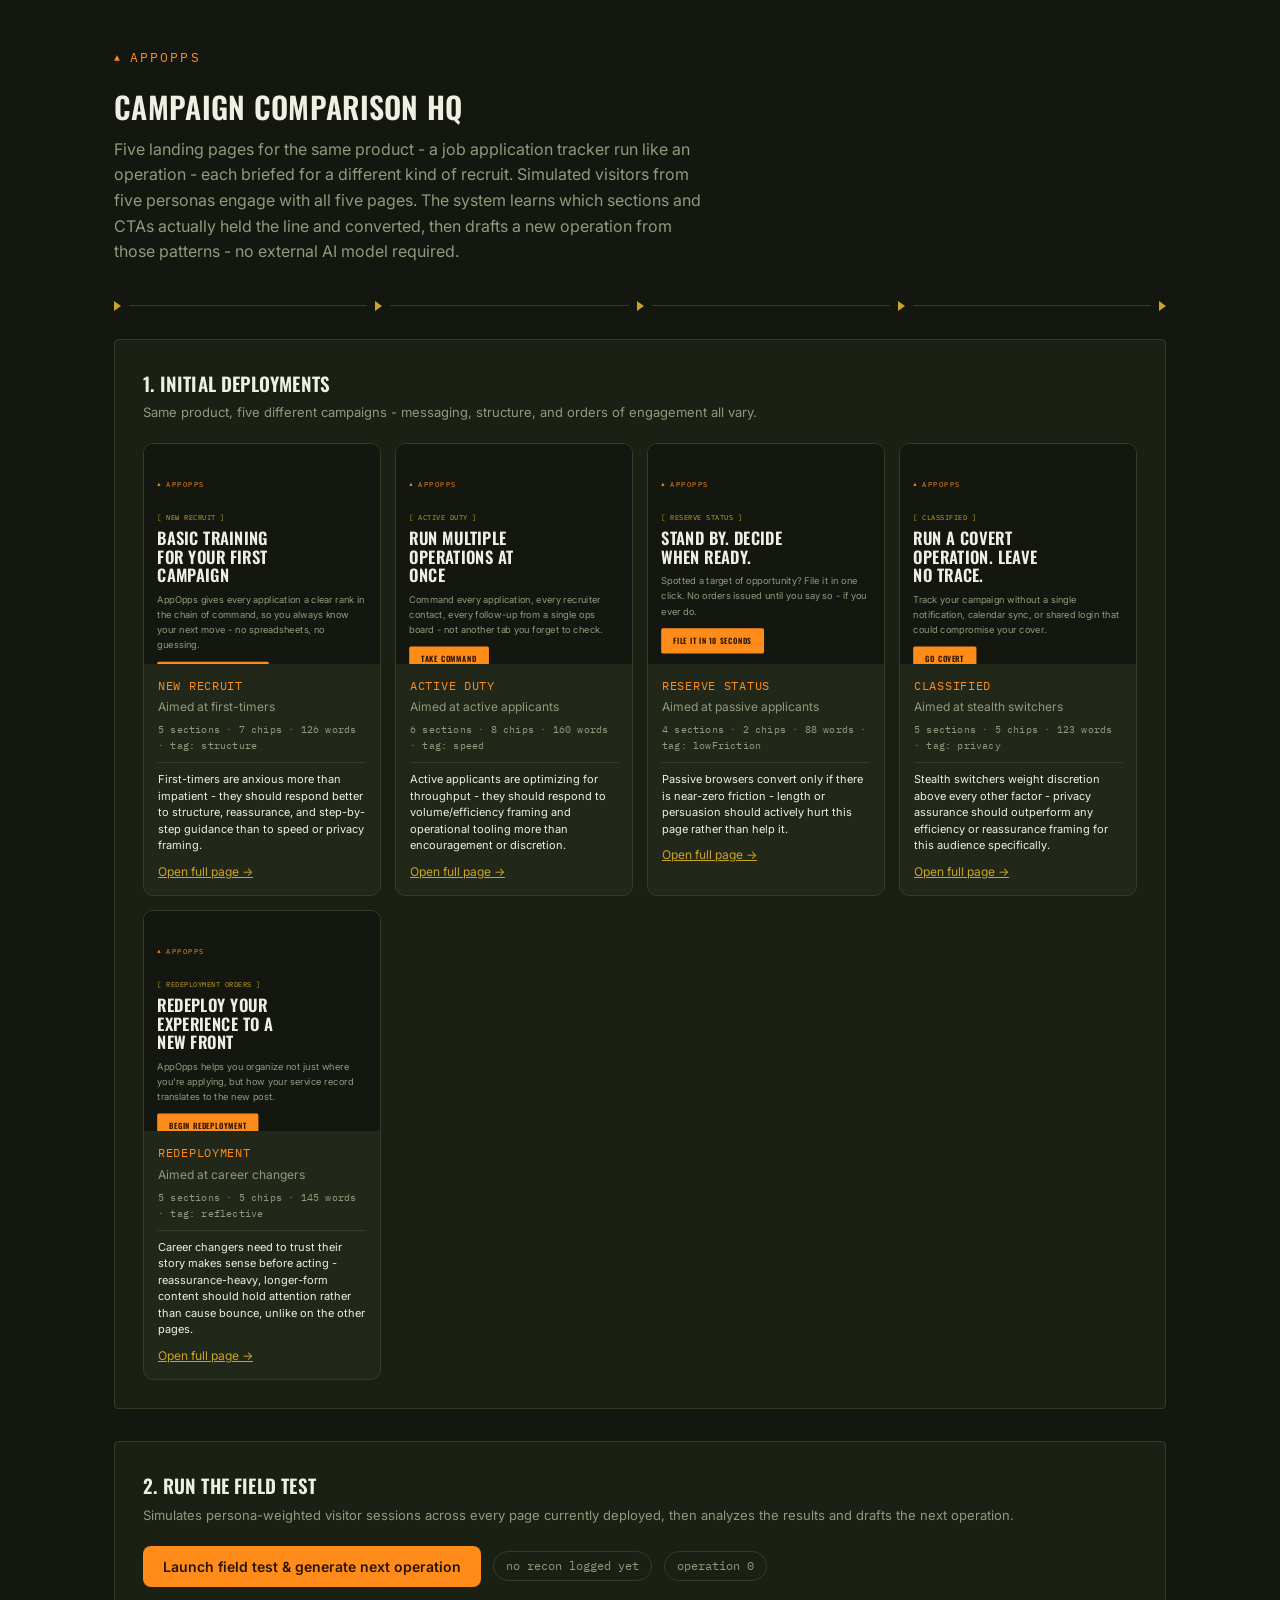
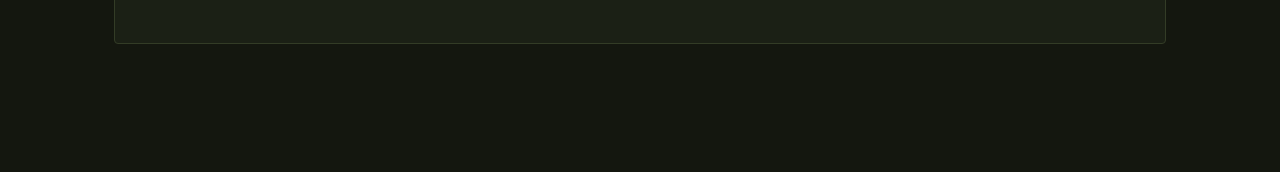
<file: index.html>
<!doctype html>
<html lang="en">
<head>
<meta charset="utf-8">
<meta name="viewport" content="width=device-width, initial-scale=1">
<title>AppOpps - campaign comparison HQ</title>
<link rel="stylesheet" href="css/styles.css">
</head>
<body>
<div class="dash">

  <header class="top">
    <div class="wordmark">AppOpps</div>
    <h1 class="page-title">Campaign comparison HQ</h1>
    <p class="sub">Five landing pages for the same product - a job application tracker run like an operation - each briefed for a different kind of recruit. Simulated visitors from five personas engage with all five pages. The system learns which sections and CTAs actually held the line and converted, then drafts a new operation from those patterns - no external AI model required.</p>
  </header>

  <div class="trail"><div class="pin"></div><div class="seg"></div><div class="pin"></div><div class="seg"></div><div class="pin"></div><div class="seg"></div><div class="pin"></div><div class="seg"></div><div class="pin"></div></div>

  <section class="panel">
    <h2>1. Initial deployments</h2>
    <p class="panel-desc">Same product, five different campaigns - messaging, structure, and orders of engagement all vary.</p>
    <div class="pages-grid" id="pagesGrid"></div>
  </section>

  <section class="panel">
    <h2>2. Run the field test</h2>
    <p class="panel-desc">Simulates persona-weighted visitor sessions across every page currently deployed, then analyzes the results and drafts the next operation.</p>
    <div class="controls">
      <button class="primary" id="runBtn">Launch field test &amp; generate next operation</button>
      <span class="badge" id="sessionBadge">no recon logged yet</span>
      <span class="badge" id="genBadge">operation 0</span>
    </div>
    <div id="historyWrap" style="display:none;">
      <p class="panel-desc" style="margin-bottom:6px;">Conversion rate by operation (top performer deployed at that point)</p>
      <div class="history" id="historyList"></div>
    </div>
  </section>

  <section class="panel" id="behaviorSection" style="display:none;">
    <h2>3. Recon report</h2>
    <p class="panel-desc">Aggregated from every simulated session in this run.</p>
    <div id="behaviorPanel"></div>
  </section>

  <section class="panel" id="rankSection" style="display:none;">
    <h2>4. After-action ranking</h2>
    <p class="panel-desc">Ranked by simulated conversion rate.</p>
    <div id="rankPanel"></div>
  </section>

  <section class="panel" id="genSection" style="display:none;">
    <h2>5. Next operation, generated</h2>
    <p class="panel-desc">Two candidate operations are drafted from what was learned, then each is simulated independently - only the better performer is deployed here.</p>
    <div id="genPanel"></div>
    <div class="controls">
      <button class="secondary" id="acceptBtn">Deploy &amp; run next operation</button>
    </div>
  </section>

  <section class="panel" id="explainSection" style="display:none;">
    <h2>6. Debrief - what changed and why</h2>
    <div id="explainPanel"></div>
  </section>

</div>

<script src="js/personas.js"></script>
<script src="js/pages-config.js"></script>
<script src="js/simulator.js"></script>
<script src="js/analysis.js"></script>
<script src="js/generator.js"></script>
<script src="js/app.js"></script>
</body>
</html>
</file>
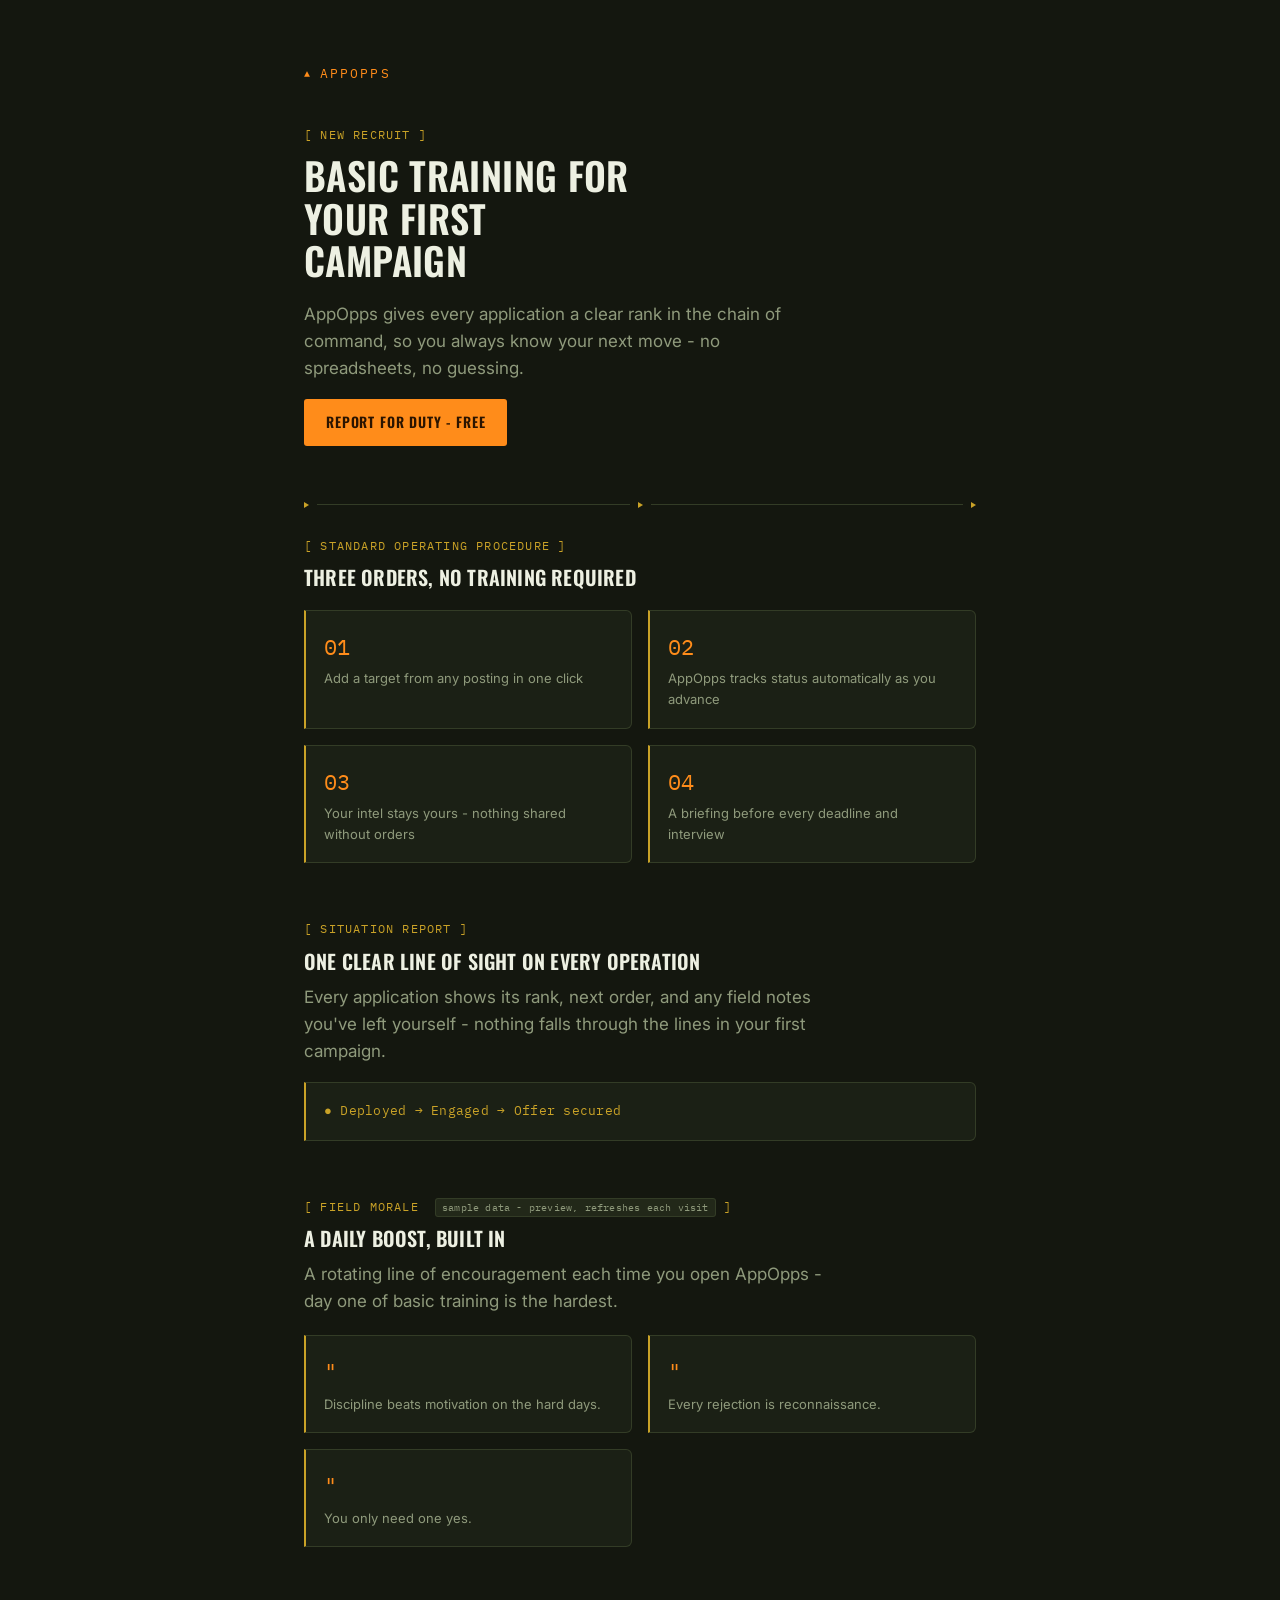
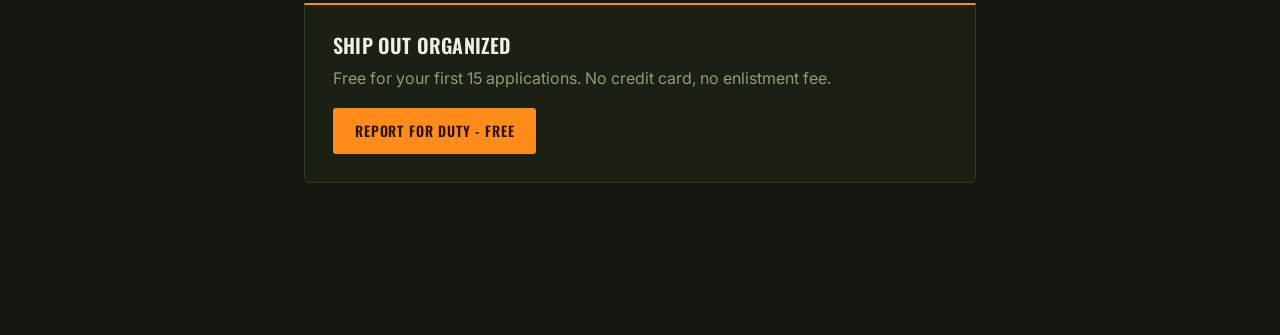
<file: pages/page-a.html>
<!doctype html>
<html lang="en">
<head>
<meta charset="utf-8">
<title>AppOpps - Never miss a checkpoint in your first campaign</title>
<link rel="stylesheet" href="../css/styles.css">
</head>
<body>
<div class="lp" data-page-id="A">
  <div class="wordmark">AppOpps</div>

  <section data-section="hero">
    <div class="eyebrow">New Recruit</div>
    <h1>Basic training for your first campaign</h1>
    <p class="lede">AppOpps gives every application a clear rank in the chain of command, so you always know your next move - no spreadsheets, no guessing.</p>
    <a class="btn" href="#cta">Report for duty - free</a>
  </section>

  <div class="trail small"><div class="pin"></div><div class="seg"></div><div class="pin"></div><div class="seg"></div><div class="pin"></div></div>

  <section data-section="howItWorks">
    <div class="eyebrow">Standard operating procedure</div>
    <h2>Three orders, no training required</h2>
    <div class="feature-grid">
      <div class="card"><div class="stat">01</div><div class="label">Add a target from any posting in one click</div></div>
      <div class="card"><div class="stat">02</div><div class="label">AppOpps tracks status automatically as you advance</div></div>
      <div class="card"><div class="stat">03</div><div class="label">Your intel stays yours - nothing shared without orders</div></div>
      <div class="card"><div class="stat">04</div><div class="label">A briefing before every deadline and interview</div></div>
    </div>
  </section>

  <section data-section="feature">
    <div class="eyebrow">Situation report</div>
    <h2>One clear line of sight on every operation</h2>
    <p class="lede">Every application shows its rank, next order, and any field notes you've left yourself - nothing falls through the lines in your first campaign.</p>
    <div class="card">
      <div class="label mono" style="color:var(--accent-2)">● Deployed → Engaged → Offer secured</div>
    </div>
  </section>

  <section data-section="quotes">
    <div class="eyebrow">Field morale <span class="mono sample-tag">sample data - preview, refreshes each visit</span></div>
    <h2>A daily boost, built in</h2>
    <p class="lede">A rotating line of encouragement each time you open AppOpps - day one of basic training is the hardest.</p>
    <div class="feature-grid" data-mock-shuffle="1">
      <div class="card"><div class="stat">"</div><div class="label">Every rejection is reconnaissance.</div></div>
      <div class="card"><div class="stat">"</div><div class="label">Discipline beats motivation on the hard days.</div></div>
      <div class="card"><div class="stat">"</div><div class="label">You only need one yes.</div></div>
    </div>
  </section>

  <section id="cta" data-section="cta">
    <div class="cta-block">
      <h2>Ship out organized</h2>
      <p>Free for your first 15 applications. No credit card, no enlistment fee.</p>
      <a class="btn" href="#">Report for duty - free</a>
    </div>
  </section>
</div>
<script src="../js/mock-data.js"></script>
</body>
</html>
</file>
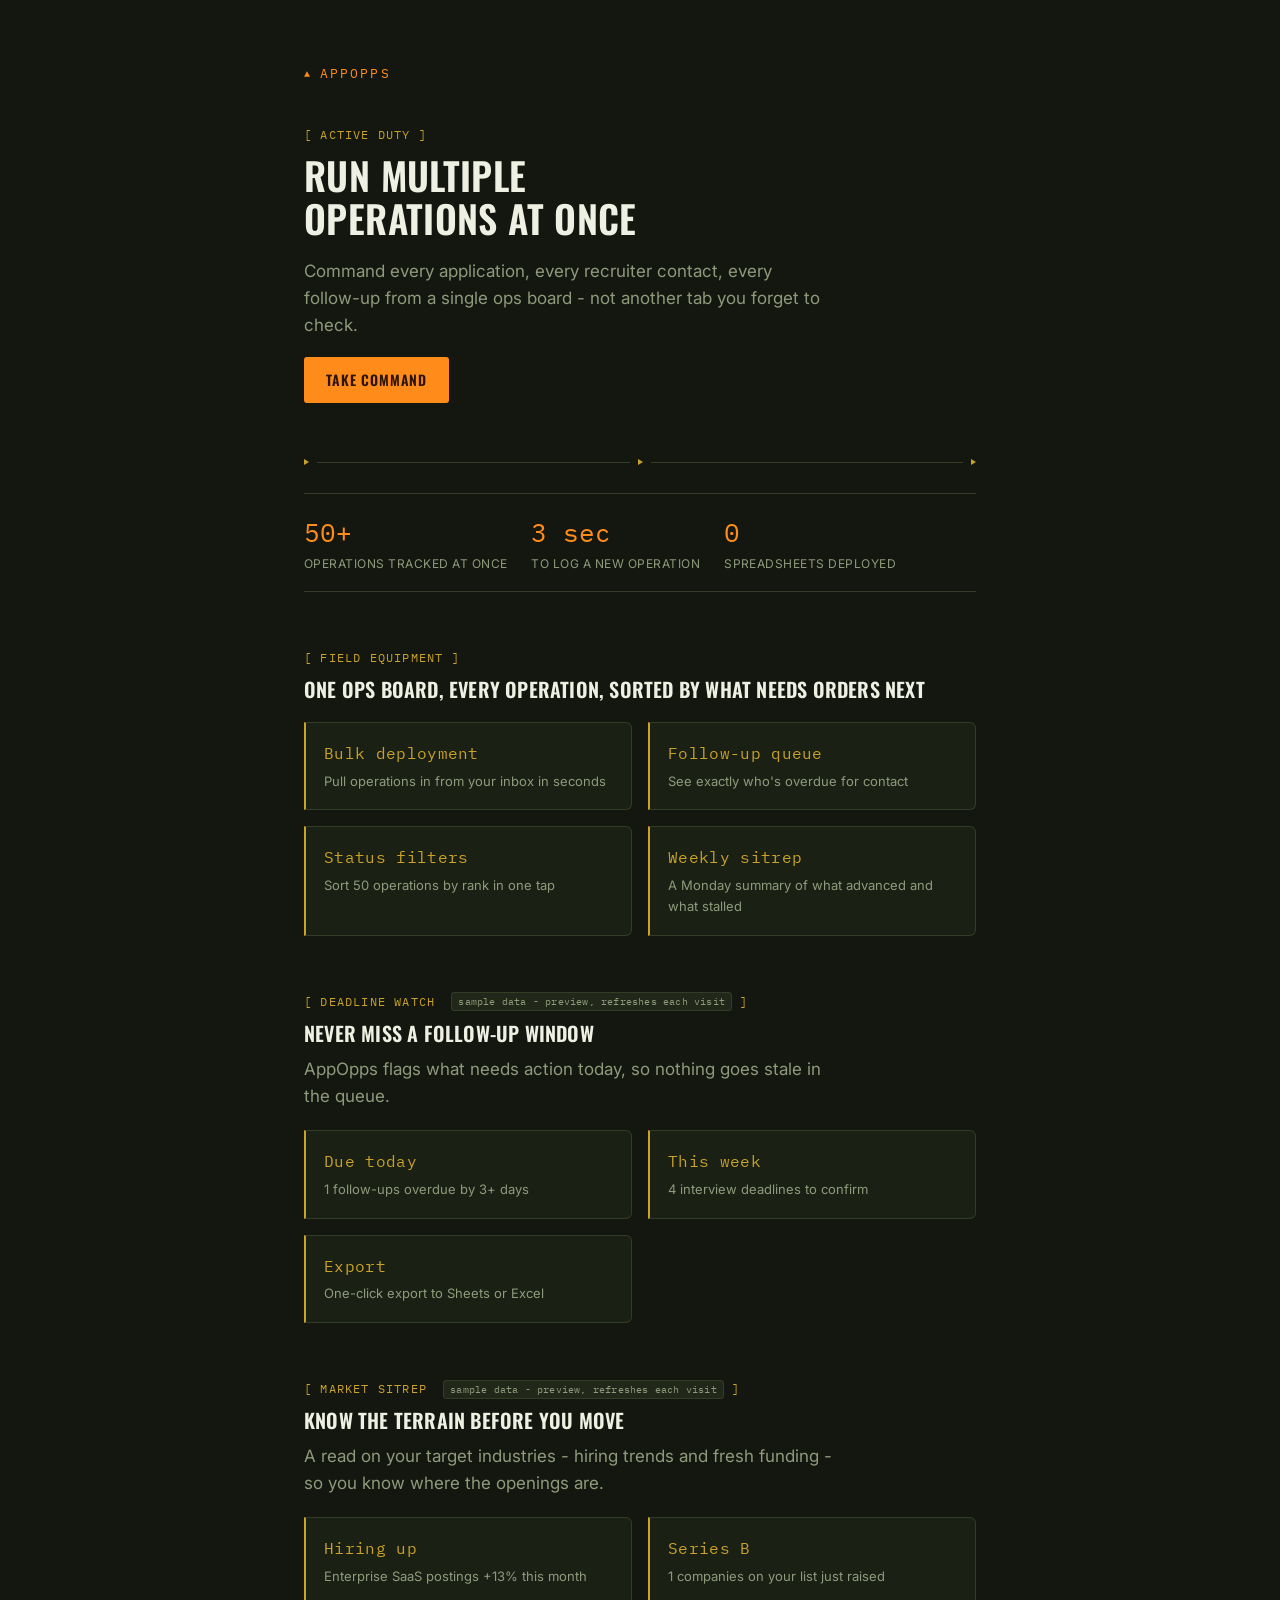
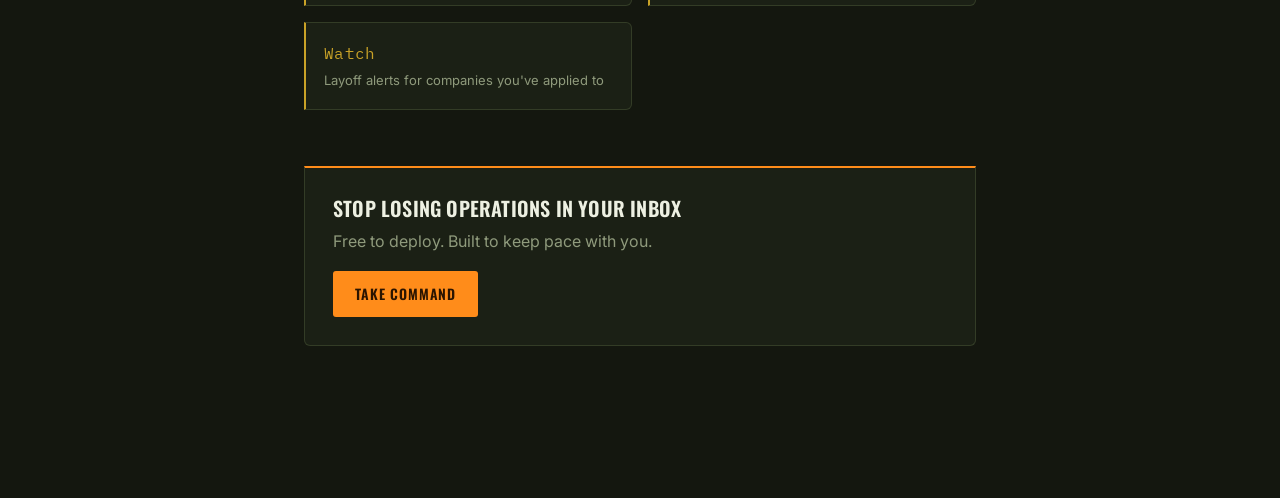
<file: pages/page-b.html>
<!doctype html>
<html lang="en">
<head>
<meta charset="utf-8">
<title>AppOpps - Run multiple operations at once</title>
<link rel="stylesheet" href="../css/styles.css">
</head>
<body>
<div class="lp" data-page-id="B">
  <div class="wordmark">AppOpps</div>

  <section data-section="hero">
    <div class="eyebrow">Active Duty</div>
    <h1>Run multiple operations at once</h1>
    <p class="lede">Command every application, every recruiter contact, every follow-up from a single ops board - not another tab you forget to check.</p>
    <a class="btn" href="#cta">Take command</a>
  </section>

  <div class="trail small"><div class="pin"></div><div class="seg"></div><div class="pin"></div><div class="seg"></div><div class="pin"></div></div>

  <section data-section="stats">
    <div class="stats-bar">
      <div class="stat-item"><div class="num">50+</div><div class="lab">operations tracked at once</div></div>
      <div class="stat-item"><div class="num">3 sec</div><div class="lab">to log a new operation</div></div>
      <div class="stat-item"><div class="num">0</div><div class="lab">spreadsheets deployed</div></div>
    </div>
  </section>

  <section data-section="dashboardFeature">
    <div class="eyebrow">Field equipment</div>
    <h2>One ops board, every operation, sorted by what needs orders next</h2>
    <div class="feature-grid">
      <div class="card"><div class="stat mono" style="font-size:16px;color:var(--accent-2)">Bulk deployment</div><div class="label">Pull operations in from your inbox in seconds</div></div>
      <div class="card"><div class="stat mono" style="font-size:16px;color:var(--accent-2)">Follow-up queue</div><div class="label">See exactly who's overdue for contact</div></div>
      <div class="card"><div class="stat mono" style="font-size:16px;color:var(--accent-2)">Status filters</div><div class="label">Sort 50 operations by rank in one tap</div></div>
      <div class="card"><div class="stat mono" style="font-size:16px;color:var(--accent-2)">Weekly sitrep</div><div class="label">A Monday summary of what advanced and what stalled</div></div>
    </div>
  </section>

  <section data-section="opsBoard">
    <div class="eyebrow">Deadline watch <span class="mono sample-tag">sample data - preview, refreshes each visit</span></div>
    <h2>Never miss a follow-up window</h2>
    <p class="lede">AppOpps flags what needs action today, so nothing goes stale in the queue.</p>
    <div class="feature-grid">
      <div class="card"><div class="stat mono" style="font-size:16px;color:var(--accent-2)">Due today</div><div class="label"><span data-mock='{"min":1,"max":5}'>2</span> follow-ups overdue by 3+ days</div></div>
      <div class="card"><div class="stat mono" style="font-size:16px;color:var(--accent-2)">This week</div><div class="label"><span data-mock='{"min":2,"max":7}'>4</span> interview deadlines to confirm</div></div>
      <div class="card"><div class="stat mono" style="font-size:16px;color:var(--accent-2)">Export</div><div class="label">One-click export to Sheets or Excel</div></div>
    </div>
  </section>

  <section data-section="marketIntel">
    <div class="eyebrow">Market SITREP <span class="mono sample-tag">sample data - preview, refreshes each visit</span></div>
    <h2>Know the terrain before you move</h2>
    <p class="lede">A read on your target industries - hiring trends and fresh funding - so you know where the openings are.</p>
    <div class="feature-grid">
      <div class="card"><div class="stat mono" style="font-size:16px;color:var(--accent-2)">Hiring up</div><div class="label">Enterprise SaaS postings +<span data-mock='{"min":6,"max":22}'>12</span>% this month</div></div>
      <div class="card"><div class="stat mono" style="font-size:16px;color:var(--accent-2)">Series B</div><div class="label"><span data-mock='{"min":1,"max":5}'>3</span> companies on your list just raised</div></div>
      <div class="card"><div class="stat mono" style="font-size:16px;color:var(--accent-2)">Watch</div><div class="label">Layoff alerts for companies you've applied to</div></div>
    </div>
  </section>

  <section id="cta" data-section="cta">
    <div class="cta-block">
      <h2>Stop losing operations in your inbox</h2>
      <p>Free to deploy. Built to keep pace with you.</p>
      <a class="btn" href="#">Take command</a>
    </div>
  </section>
</div>
<script src="../js/mock-data.js"></script>
</body>
</html>
</file>
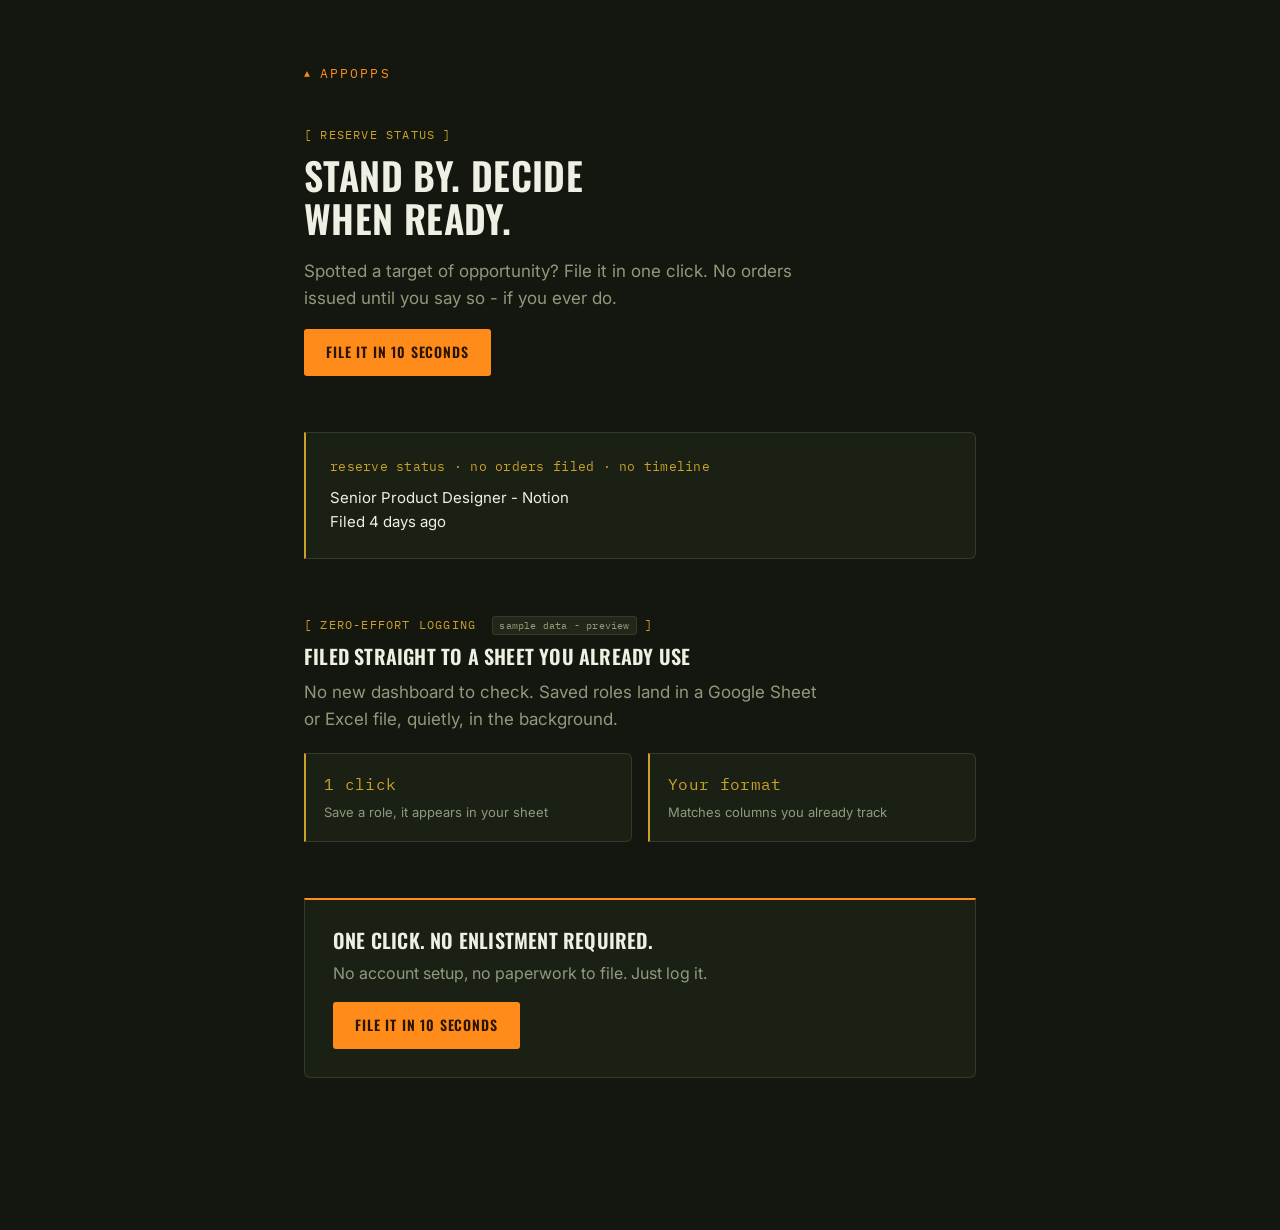
<file: pages/page-c.html>
<!doctype html>
<html lang="en">
<head>
<meta charset="utf-8">
<title>AppOpps - Stand by. Decide when ready.</title>
<link rel="stylesheet" href="../css/styles.css">
</head>
<body>
<div class="lp" data-page-id="C">
  <div class="wordmark">AppOpps</div>

  <section data-section="hero">
    <div class="eyebrow">Reserve Status</div>
    <h1>Stand by. Decide when ready.</h1>
    <p class="lede">Spotted a target of opportunity? File it in one click. No orders issued until you say so - if you ever do.</p>
    <a class="btn" href="#cta">File it in 10 seconds</a>
  </section>

  <section data-section="visual">
    <div class="card" style="padding:24px;">
      <div class="label mono" style="color:var(--accent-2); margin-bottom:8px;">reserve status · no orders filed · no timeline</div>
      <p style="margin:0; color:var(--ink); font-size:15px;">Senior Product Designer - Notion<br>Filed 4 days ago</p>
    </div>
  </section>

  <section data-section="quickExport">
    <div class="eyebrow">Zero-effort logging <span class="mono sample-tag">sample data - preview</span></div>
    <h2>Filed straight to a sheet you already use</h2>
    <p class="lede">No new dashboard to check. Saved roles land in a Google Sheet or Excel file, quietly, in the background.</p>
    <div class="feature-grid">
      <div class="card"><div class="stat mono" style="font-size:16px;color:var(--accent-2)">1 click</div><div class="label">Save a role, it appears in your sheet</div></div>
      <div class="card"><div class="stat mono" style="font-size:16px;color:var(--accent-2)">Your format</div><div class="label">Matches columns you already track</div></div>
    </div>
  </section>

  <section id="cta" data-section="cta">
    <div class="cta-block">
      <h2>One click. No enlistment required.</h2>
      <p>No account setup, no paperwork to file. Just log it.</p>
      <a class="btn" href="#">File it in 10 seconds</a>
    </div>
  </section>
</div>
</body>
</html>
</file>
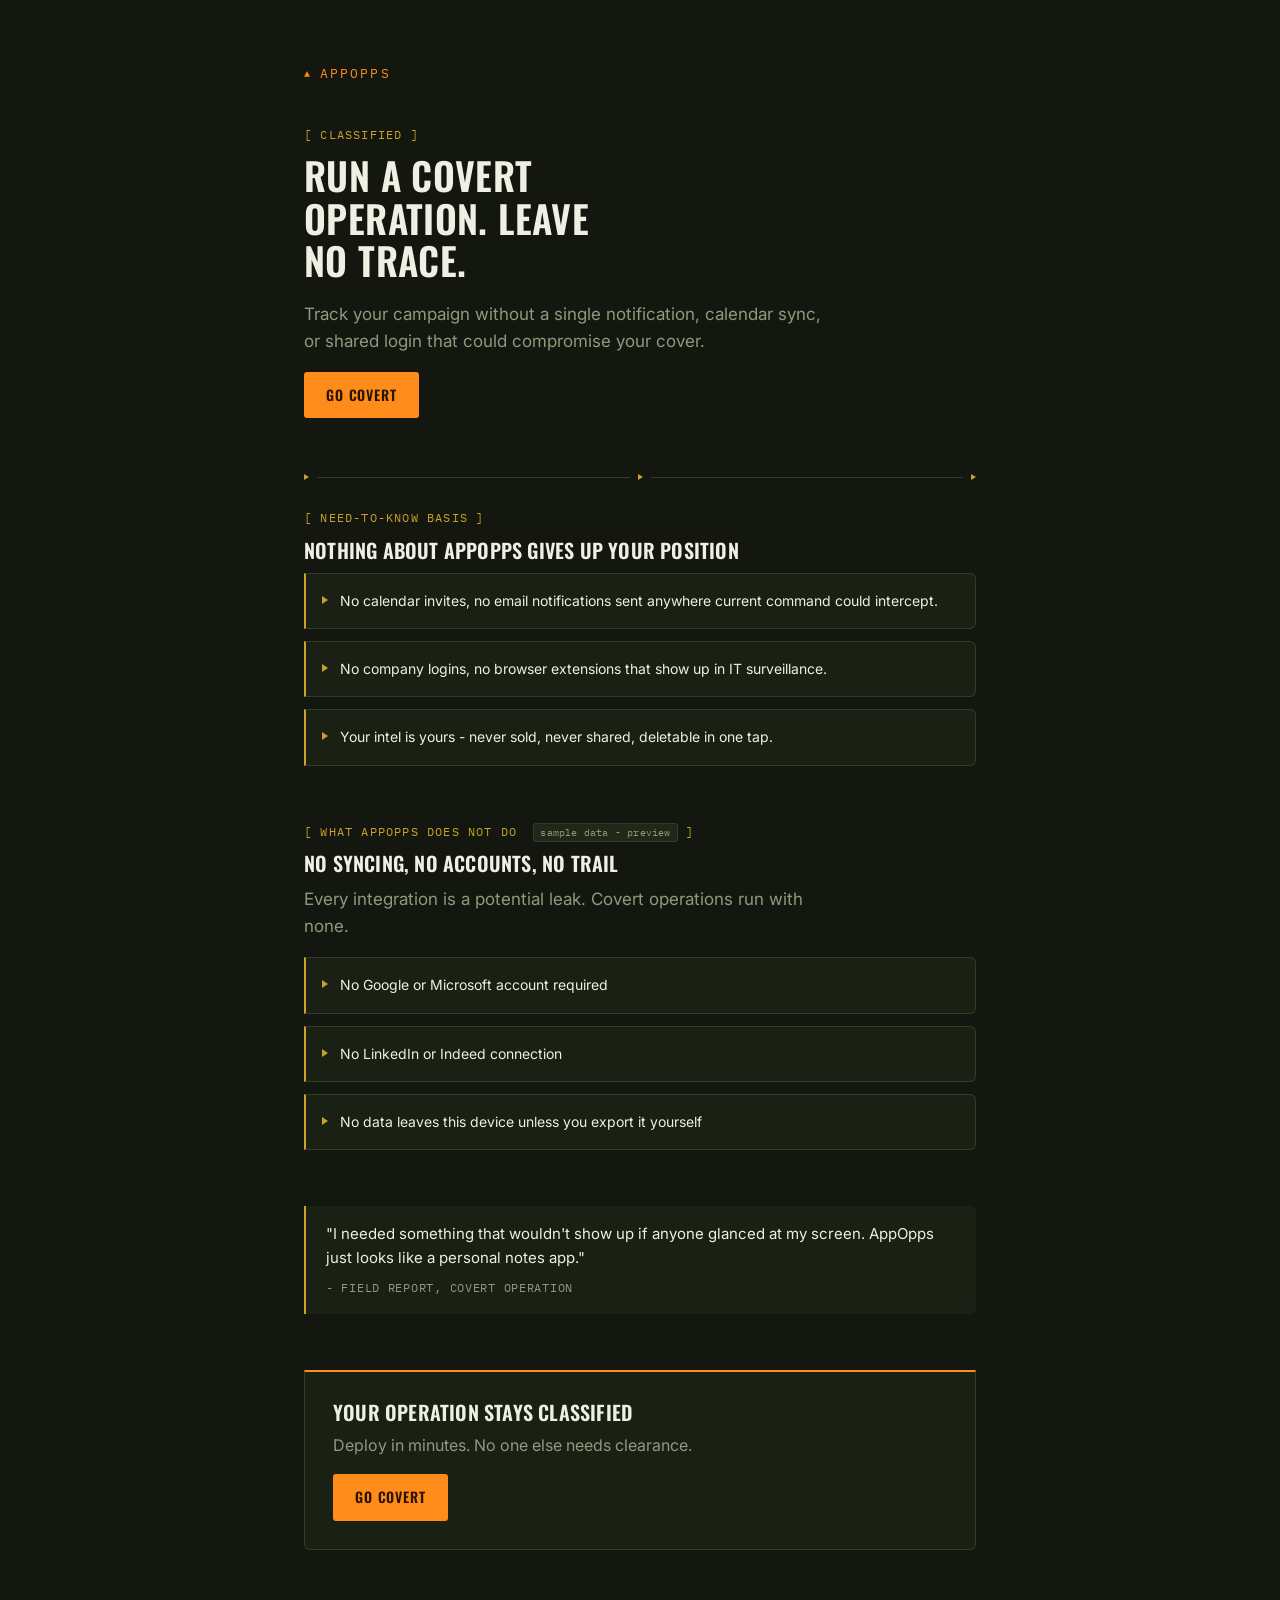
<file: pages/page-d.html>
<!doctype html>
<html lang="en">
<head>
<meta charset="utf-8">
<title>AppOpps - Run a covert operation. Leave no trace.</title>
<link rel="stylesheet" href="../css/styles.css">
</head>
<body>
<div class="lp" data-page-id="D">
  <div class="wordmark">AppOpps</div>

  <section data-section="hero">
    <div class="eyebrow">Classified</div>
    <h1>Run a covert operation. Leave no trace.</h1>
    <p class="lede">Track your campaign without a single notification, calendar sync, or shared login that could compromise your cover.</p>
    <a class="btn" href="#cta">Go covert</a>
  </section>

  <div class="trail small"><div class="pin"></div><div class="seg"></div><div class="pin"></div><div class="seg"></div><div class="pin"></div></div>

  <section data-section="privacyDetail">
    <div class="eyebrow">Need-to-know basis</div>
    <h2>Nothing about AppOpps gives up your position</h2>
    <div class="privacy-note" style="margin-bottom:12px;">
      <div class="dot"></div>
      <div>No calendar invites, no email notifications sent anywhere current command could intercept.</div>
    </div>
    <div class="privacy-note" style="margin-bottom:12px;">
      <div class="dot"></div>
      <div>No company logins, no browser extensions that show up in IT surveillance.</div>
    </div>
    <div class="privacy-note">
      <div class="dot"></div>
      <div>Your intel is yours - never sold, never shared, deletable in one tap.</div>
    </div>
  </section>

  <section data-section="noSync">
    <div class="eyebrow">What AppOpps does not do <span class="mono sample-tag">sample data - preview</span></div>
    <h2>No syncing, no accounts, no trail</h2>
    <p class="lede">Every integration is a potential leak. Covert operations run with none.</p>
    <div class="privacy-note" style="margin-bottom:12px;">
      <div class="dot"></div>
      <div>No Google or Microsoft account required</div>
    </div>
    <div class="privacy-note" style="margin-bottom:12px;">
      <div class="dot"></div>
      <div>No LinkedIn or Indeed connection</div>
    </div>
    <div class="privacy-note">
      <div class="dot"></div>
      <div>No data leaves this device unless you export it yourself</div>
    </div>
  </section>

  <section data-section="trust">
    <div class="quote">
      "I needed something that wouldn't show up if anyone glanced at my screen. AppOpps just looks like a personal notes app."
      <div class="who">- Field report, covert operation</div>
    </div>
  </section>

  <section id="cta" data-section="cta">
    <div class="cta-block">
      <h2>Your operation stays classified</h2>
      <p>Deploy in minutes. No one else needs clearance.</p>
      <a class="btn" href="#">Go covert</a>
    </div>
  </section>
</div>
</body>
</html>
</file>
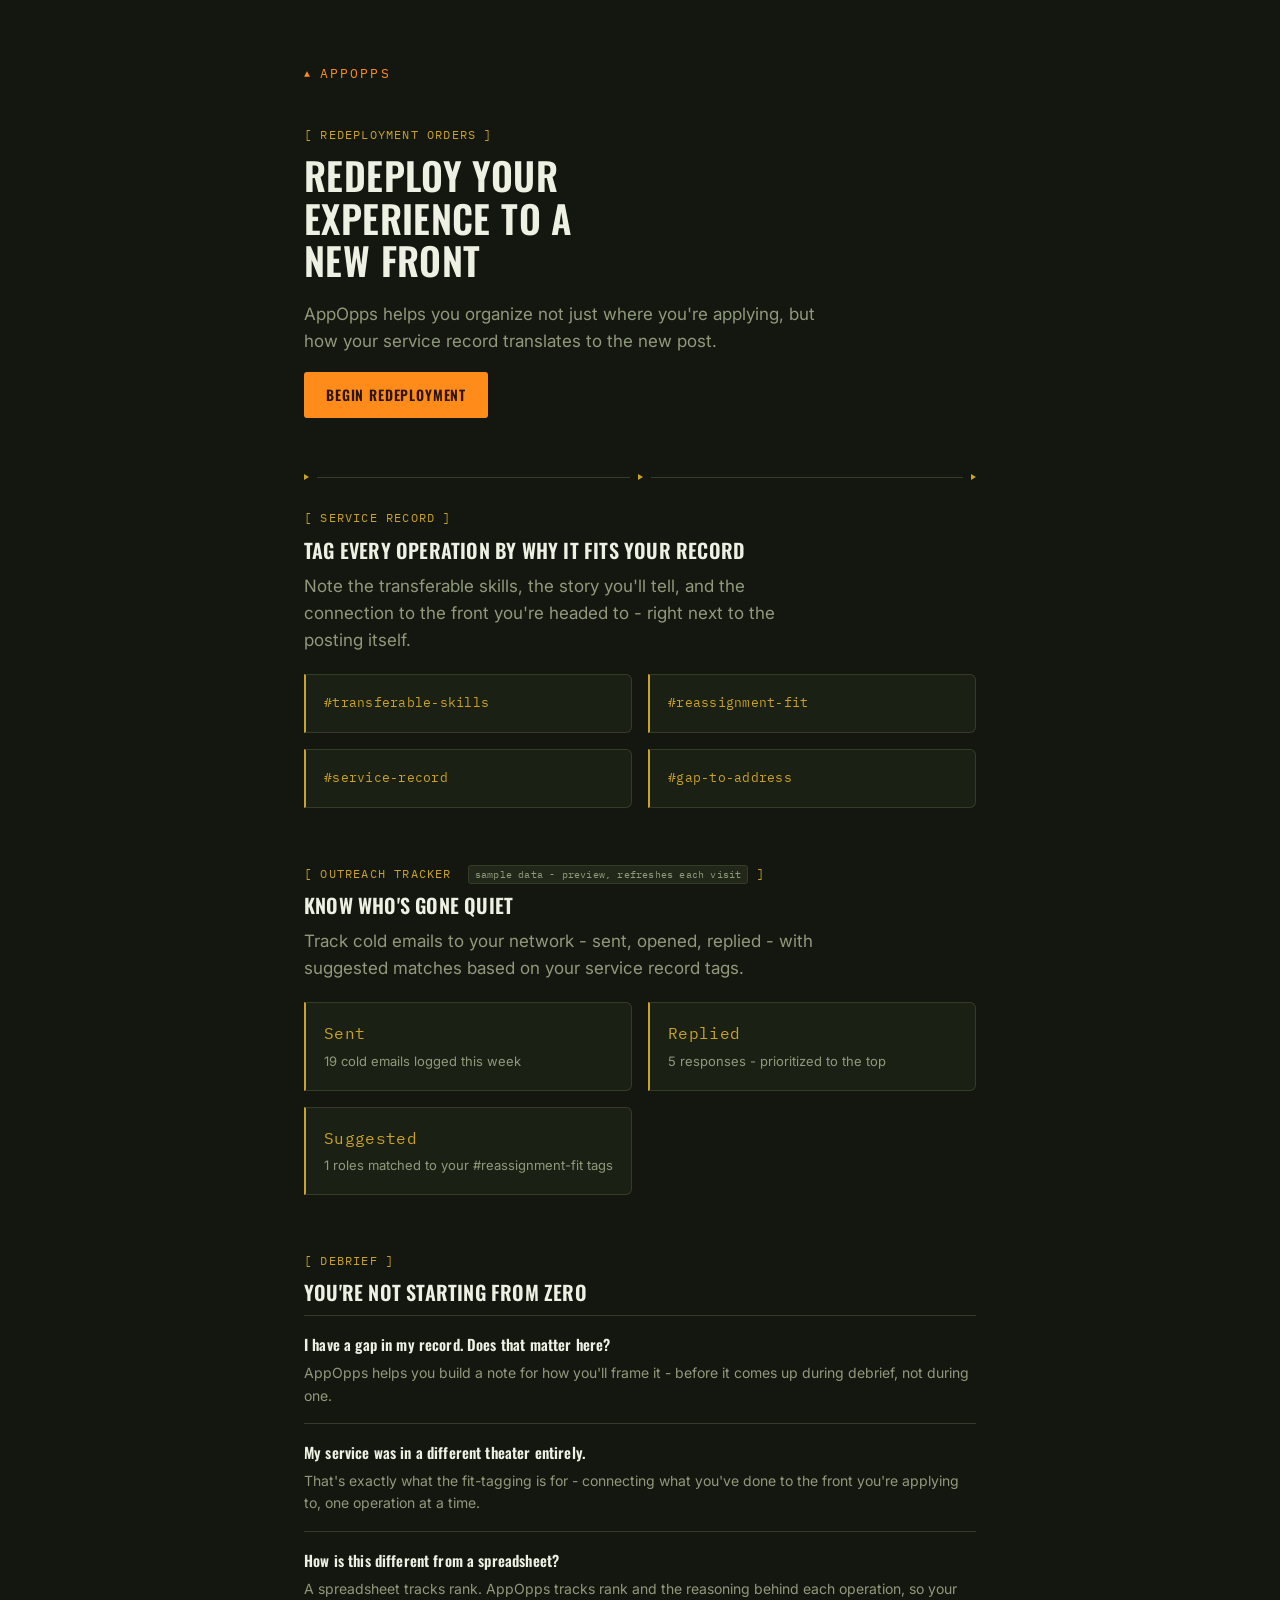
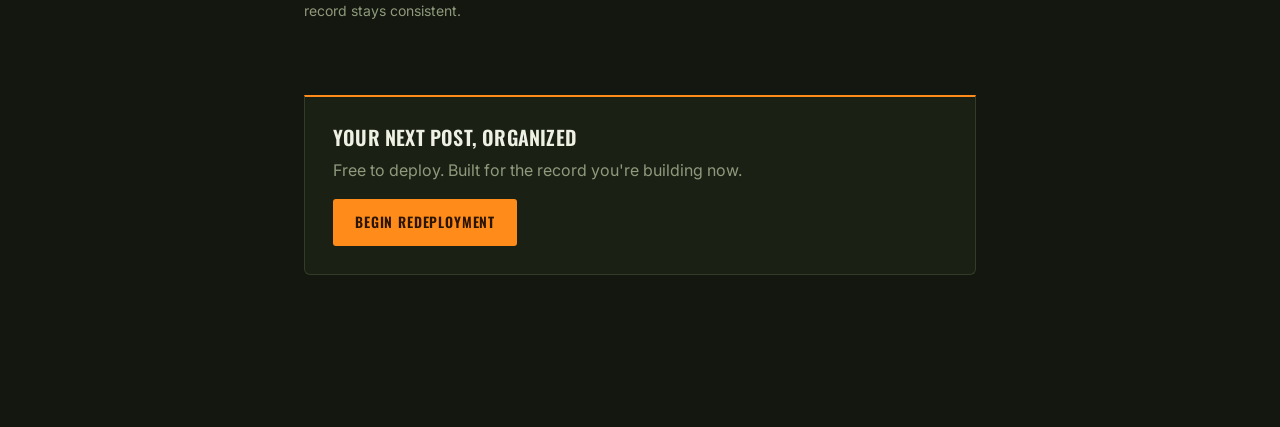
<file: pages/page-e.html>
<!doctype html>
<html lang="en">
<head>
<meta charset="utf-8">
<title>AppOpps - Redeploy your experience to a new front</title>
<link rel="stylesheet" href="../css/styles.css">
</head>
<body>
<div class="lp" data-page-id="E">
  <div class="wordmark">AppOpps</div>

  <section data-section="hero">
    <div class="eyebrow">Redeployment Orders</div>
    <h1>Redeploy your experience to a new front</h1>
    <p class="lede">AppOpps helps you organize not just where you're applying, but how your service record translates to the new post.</p>
    <a class="btn" href="#cta">Begin redeployment</a>
  </section>

  <div class="trail small"><div class="pin"></div><div class="seg"></div><div class="pin"></div><div class="seg"></div><div class="pin"></div></div>

  <section data-section="tagFeature">
    <div class="eyebrow">Service record</div>
    <h2>Tag every operation by why it fits your record</h2>
    <p class="lede">Note the transferable skills, the story you'll tell, and the connection to the front you're headed to - right next to the posting itself.</p>
    <div class="feature-grid">
      <div class="card"><div class="label mono" style="color:var(--accent-2)">#transferable-skills</div></div>
      <div class="card"><div class="label mono" style="color:var(--accent-2)">#reassignment-fit</div></div>
      <div class="card"><div class="label mono" style="color:var(--accent-2)">#service-record</div></div>
      <div class="card"><div class="label mono" style="color:var(--accent-2)">#gap-to-address</div></div>
    </div>
  </section>

  <section data-section="outreachToolkit">
    <div class="eyebrow">Outreach tracker <span class="mono sample-tag">sample data - preview, refreshes each visit</span></div>
    <h2>Know who's gone quiet</h2>
    <p class="lede">Track cold emails to your network - sent, opened, replied - with suggested matches based on your service record tags.</p>
    <div class="feature-grid">
      <div class="card"><div class="stat mono" style="font-size:16px;color:var(--accent-2)">Sent</div><div class="label"><span data-mock='{"min":5,"max":25}'>12</span> cold emails logged this week</div></div>
      <div class="card"><div class="stat mono" style="font-size:16px;color:var(--accent-2)">Replied</div><div class="label"><span data-mock='{"min":0,"max":6}'>3</span> responses - prioritized to the top</div></div>
      <div class="card"><div class="stat mono" style="font-size:16px;color:var(--accent-2)">Suggested</div><div class="label"><span data-mock='{"min":1,"max":4}'>2</span> roles matched to your #reassignment-fit tags</div></div>
    </div>
  </section>

  <section data-section="faq">
    <div class="eyebrow">Debrief</div>
    <h2>You're not starting from zero</h2>
    <div class="faq-item"><h3>I have a gap in my record. Does that matter here?</h3><p>AppOpps helps you build a note for how you'll frame it - before it comes up during debrief, not during one.</p></div>
    <div class="faq-item"><h3>My service was in a different theater entirely.</h3><p>That's exactly what the fit-tagging is for - connecting what you've done to the front you're applying to, one operation at a time.</p></div>
    <div class="faq-item"><h3>How is this different from a spreadsheet?</h3><p>A spreadsheet tracks rank. AppOpps tracks rank and the reasoning behind each operation, so your record stays consistent.</p></div>
  </section>

  <section id="cta" data-section="cta">
    <div class="cta-block">
      <h2>Your next post, organized</h2>
      <p>Free to deploy. Built for the record you're building now.</p>
      <a class="btn" href="#">Begin redeployment</a>
    </div>
  </section>
</div>
<script src="../js/mock-data.js"></script>
</body>
</html>
</file>
<file: css/styles.css>
@import url('https://fonts.googleapis.com/css2?family=Oswald:wght@500;600;700&family=Inter:wght@400;500;600&family=IBM+Plex+Mono:wght@400;500&display=swap');

:root{
  --bg:#14170f;
  --surface:#1b2015;
  --surface-2:#222819;
  --ink:#edf0e2;
  --muted:#8f9a7c;
  --accent:#ff8c1a;
  --accent-ink:#2b1400;
  --accent-2:#c9a227;
  --accent-2-ink:#2b2205;
  --line:#333c26;
  --danger:#c1443a;
  --font-display:'Oswald', sans-serif;
  --font-body:'Inter', sans-serif;
  --font-mono:'IBM Plex Mono', monospace;
  --radius:6px;
}

*{box-sizing:border-box;}
html,body{margin:0;padding:0;}
body{
  background:var(--bg);
  color:var(--ink);
  font-family:var(--font-body);
  line-height:1.6;
  -webkit-font-smoothing:antialiased;
}
h1,h2,h3{font-family:var(--font-display); font-weight:600; margin:0 0 .5em; text-transform:uppercase; letter-spacing:.01em;}
p{margin:0 0 1em; color:var(--muted);}
a{color:inherit;}
.mono{font-family:var(--font-mono); letter-spacing:.02em;}

/* ---------- ops-board motif: bracketed labels + chevron rule ---------- */
.trail{
  display:flex;
  align-items:center;
  gap:8px;
  margin:0 0 28px;
  color:var(--accent-2);
}
.trail .pin{
  width:0; height:0;
  border-top:5px solid transparent;
  border-bottom:5px solid transparent;
  border-left:7px solid var(--accent-2);
  flex:none;
}
.trail .seg{
  flex:1;
  height:1px;
  background:var(--line);
}
.trail.small .pin{border-top-width:3px; border-bottom-width:3px; border-left-width:5px;}

/* ---------- landing page shell ---------- */
.lp{
  max-width:720px;
  margin:0 auto;
  padding:64px 24px 96px;
}
.lp .wordmark{
  font-family:var(--font-mono);
  font-size:13px;
  color:var(--accent);
  text-transform:uppercase;
  letter-spacing:.16em;
  margin-bottom:40px;
  display:flex;
  align-items:center;
  gap:8px;
}
.lp .wordmark::before{
  content:'▲';
  font-size:10px;
  color:var(--accent);
}
.lp section{margin-bottom:56px;}
.lp .eyebrow{
  font-family:var(--font-mono);
  font-size:12px;
  color:var(--accent-2);
  text-transform:uppercase;
  letter-spacing:.1em;
  margin-bottom:10px;
}
.lp .eyebrow::before{content:'[ ';}
.lp .eyebrow::after{content:' ]';}
.lp .sample-tag{
  font-size:10px;
  color:var(--muted);
  background:var(--surface-2);
  border:1px solid var(--line);
  border-radius:3px;
  padding:2px 6px;
  margin-left:8px;
  text-transform:none;
  letter-spacing:.02em;
  vertical-align:middle;
}
.lp .sample-tag::before,.lp .sample-tag::after{content:none;}
.lp h1{font-size:38px; line-height:1.12; max-width:16ch;}
.lp h2{font-size:20px; line-height:1.25;}
.lp .lede{font-size:17px; color:var(--muted); max-width:48ch;}
.lp .feature-grid{
  display:grid;
  grid-template-columns:repeat(2,1fr);
  gap:16px;
  margin-top:20px;
}
.lp .card{
  background:var(--surface);
  border:1px solid var(--line);
  border-left:2px solid var(--accent-2);
  border-radius:0 var(--radius) var(--radius) 0;
  padding:18px;
}
.lp .card .stat{font-family:var(--font-mono); font-size:22px; color:var(--accent); margin-bottom:4px;}
.lp .card .label{font-size:13px; color:var(--muted);}
.lp .quote{
  background:var(--surface);
  border-left:2px solid var(--accent-2);
  border-radius:0 var(--radius) var(--radius) 0;
  padding:16px 20px;
  font-size:15px;
  color:var(--ink);
}
.lp .quote .who{font-family:var(--font-mono); font-size:12px; color:var(--muted); margin-top:8px; text-transform:uppercase; letter-spacing:.06em;}
.lp .faq-item{border-top:1px solid var(--line); padding:16px 0;}
.lp .faq-item h3{font-size:15px; margin-bottom:6px; text-transform:none;}
.lp .faq-item p{margin:0; font-size:14px;}
.lp .cta-block{
  background:var(--surface);
  border:1px solid var(--line);
  border-top:2px solid var(--accent);
  border-radius:0 0 var(--radius) var(--radius);
  padding:28px;
  text-align:left;
}
.lp .cta-block h2{margin-bottom:8px;}
.btn{
  display:inline-block;
  font-family:var(--font-display);
  font-weight:600;
  font-size:14px;
  text-transform:uppercase;
  letter-spacing:.06em;
  background:var(--accent);
  color:var(--accent-ink);
  border:none;
  border-radius:3px;
  padding:12px 22px;
  cursor:pointer;
  text-decoration:none;
}
.btn.ghost{
  background:transparent;
  color:var(--ink);
  border:1px solid var(--line);
}
.lp .privacy-note{
  display:flex;
  gap:12px;
  align-items:flex-start;
  background:var(--surface);
  border:1px solid var(--line);
  border-left:2px solid var(--accent-2);
  border-radius:0 var(--radius) var(--radius) 0;
  padding:16px;
  font-size:14px;
}
.lp .privacy-note .dot{
  width:0;height:0;
  border-top:4px solid transparent;
  border-bottom:4px solid transparent;
  border-left:6px solid var(--accent-2);
  margin-top:6px; flex:none;
}
.lp .stats-bar{
  display:flex;
  gap:24px;
  border-top:1px solid var(--line);
  border-bottom:1px solid var(--line);
  padding:18px 0;
}
.lp .stats-bar .stat-item .num{font-family:var(--font-mono); font-size:26px; color:var(--accent);}
.lp .stats-bar .stat-item .lab{font-size:12px; color:var(--muted); text-transform:uppercase; letter-spacing:.04em;}

/* ---------- dashboard shell ---------- */
.dash{max-width:1100px; margin:0 auto; padding:48px 24px 96px;}
.dash header.top{margin-bottom:8px;}
.dash header.top .wordmark{font-family:var(--font-mono); font-size:13px; color:var(--accent); text-transform:uppercase; letter-spacing:.16em; display:flex; align-items:center; gap:8px;}
.dash header.top .wordmark::before{content:'▲'; font-size:10px; color:var(--accent);}
.dash h1.page-title{font-size:30px; margin:14px 0 6px;}
.dash .sub{color:var(--muted); max-width:60ch; margin-bottom:36px;}
.dash .panel{
  background:var(--surface);
  border:1px solid var(--line);
  border-radius:4px;
  padding:28px;
  margin-bottom:32px;
}
.dash .panel h2{font-size:19px; margin-bottom:4px;}
.dash .panel .panel-desc{font-size:13px; color:var(--muted); margin-bottom:20px;}
.pages-grid{display:grid; grid-template-columns:repeat(auto-fit,minmax(190px,1fr)); gap:14px;}
.page-card{
  border:1px solid var(--line);
  border-radius:10px;
  overflow:hidden;
  background:var(--surface-2);
  display:flex; flex-direction:column;
}
.page-card iframe{width:100%; height:220px; border:none; pointer-events:none; background:var(--bg); transform:scale(0.55); transform-origin:top left; width:182%; height:400px;}
.page-card .frame-wrap{width:100%; height:220px; overflow:hidden; position:relative;}
.page-card .meta{padding:12px 14px;}
.page-card .meta .name{font-family:var(--font-mono); font-size:12px; color:var(--accent); text-transform:uppercase; letter-spacing:.06em; margin-bottom:2px;}
.page-card .meta .persona{font-size:12px; color:var(--muted);}
.page-card .meta a{font-size:12px; color:var(--accent-2); display:inline-block; margin-top:8px;}
.page-card .meta .page-stat-strip{font-size:10px; color:var(--muted); margin-top:6px; letter-spacing:.02em;}
.page-card .meta .page-hypothesis{font-size:11px; color:var(--ink); margin-top:8px; padding-top:8px; border-top:1px solid var(--line); line-height:1.5;}

.controls{display:flex; align-items:center; gap:12px; margin-bottom:28px; flex-wrap:wrap;}
.controls .badge{
  font-family:var(--font-mono); font-size:12px; color:var(--muted);
  border:1px solid var(--line); border-radius:20px; padding:4px 12px;
}

table.data{width:100%; border-collapse:collapse; font-size:14px;}
table.data th{
  text-align:left; font-family:var(--font-mono); font-size:11px; color:var(--muted);
  text-transform:uppercase; letter-spacing:.06em; padding:8px 10px; border-bottom:1px solid var(--line);
}
table.data td{padding:10px 10px; border-bottom:1px solid var(--line); color:var(--ink);}
table.data tr:last-child td{border-bottom:none;}
table.data td.num{font-family:var(--font-mono); color:var(--accent);}
table.data tr.winner td{background:rgba(79,176,165,0.07);}
table.data tr.winner td:first-child{border-left:2px solid var(--accent-2); padding-left:8px;}

.bar-row{display:flex; align-items:center; gap:10px; margin-bottom:10px;}
.bar-row .bar-label{width:150px; font-size:13px; color:var(--muted); flex:none;}
.bar-row .bar-track{flex:1; height:8px; background:var(--surface-2); border-radius:4px; overflow:hidden;}
.bar-row .bar-fill{height:100%; background:var(--accent-2); border-radius:4px;}
.bar-row .bar-fill.alt{background:var(--accent);}
.bar-row .bar-val{width:52px; text-align:right; font-family:var(--font-mono); font-size:12px; color:var(--ink); flex:none;}

.rank-list{display:flex; flex-direction:column; gap:10px;}
.rank-item{
  display:flex; align-items:center; gap:14px;
  border:1px solid var(--line); border-radius:10px; padding:14px 16px;
  background:var(--surface-2);
}
.rank-item.winner{border-color:var(--accent-2); background:rgba(79,176,165,0.06);}
.rank-item .place{font-family:var(--font-mono); font-size:20px; color:var(--muted); width:28px;}
.rank-item.winner .place{color:var(--accent-2);}
.rank-item .info{flex:1;}
.rank-item .info .name{font-weight:600;}
.rank-item .info .angle{font-size:12px; color:var(--muted); font-family:var(--font-mono);}
.rank-item .metric{text-align:right;}
.rank-item .metric .val{font-family:var(--font-mono); font-size:18px; color:var(--accent);}
.rank-item .metric .lab{font-size:11px; color:var(--muted);}

.explain{font-size:15px; color:var(--ink); line-height:1.75;}
.explain strong{color:var(--accent);}
.explain .num{font-family:var(--font-mono); color:var(--accent-2);}

.gen-frame-wrap{border:1px solid var(--accent-2); border-radius:12px; overflow:hidden; margin-bottom:20px;}
.gen-frame-wrap iframe{width:100%; height:640px; border:none; background:var(--bg);}

.history{display:flex; gap:12px; flex-wrap:wrap; margin-top:8px;}
.history .gen-chip{
  border:1px solid var(--line); border-radius:8px; padding:10px 14px; background:var(--surface-2); font-size:13px; min-width:120px;
}
.history .gen-chip .g{font-family:var(--font-mono); font-size:11px; color:var(--muted);}
.history .gen-chip .rate{font-family:var(--font-mono); font-size:20px; color:var(--accent); margin-top:4px;}
.history .gen-chip.best{border-color:var(--accent-2);}

button.primary{
  font-family:var(--font-body); font-weight:600; font-size:14px;
  background:var(--accent); color:var(--accent-ink); border:none; border-radius:8px;
  padding:12px 20px; cursor:pointer;
}
button.secondary{
  font-family:var(--font-body); font-weight:600; font-size:14px;
  background:transparent; color:var(--ink); border:1px solid var(--line); border-radius:8px;
  padding:12px 20px; cursor:pointer;
}
button:disabled{opacity:.5; cursor:default;}

@media (max-width:640px){
  .lp .feature-grid{grid-template-columns:1fr;}
  .lp h1{font-size:30px;}
}
</file>
